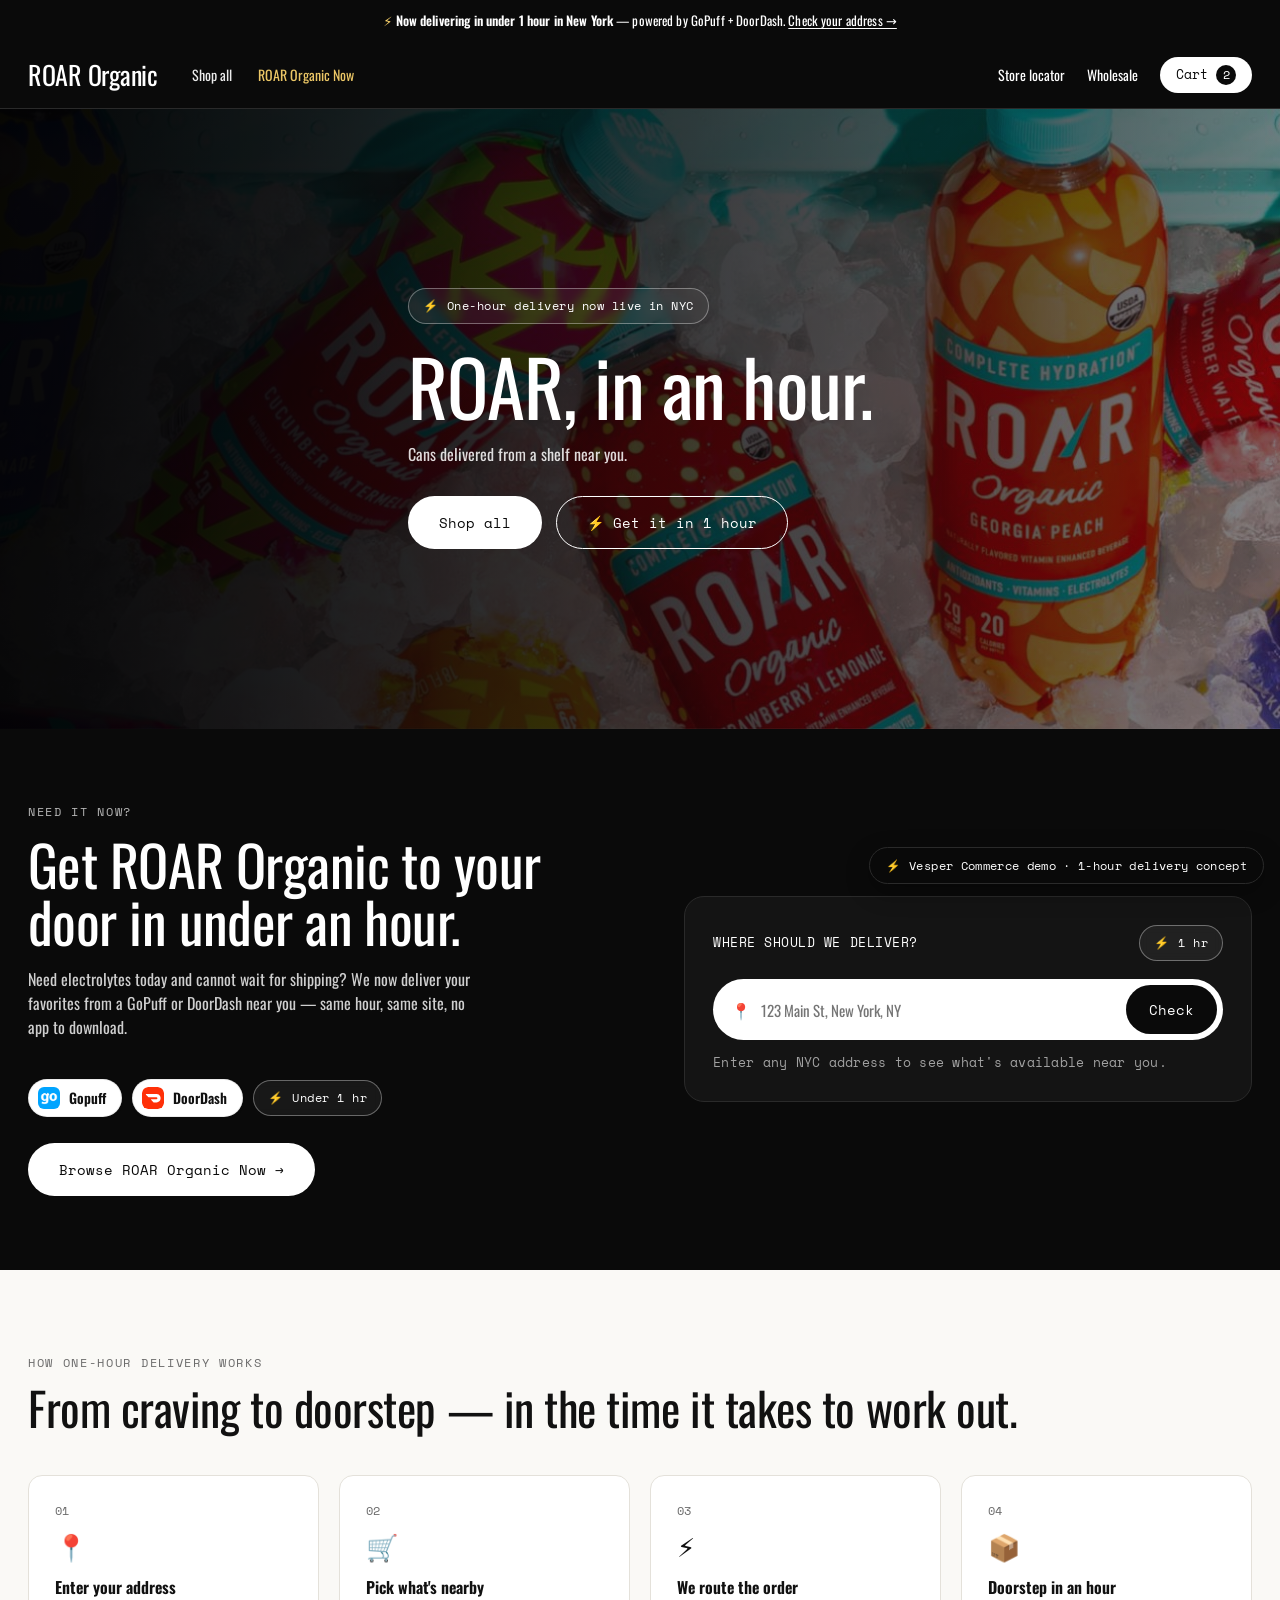
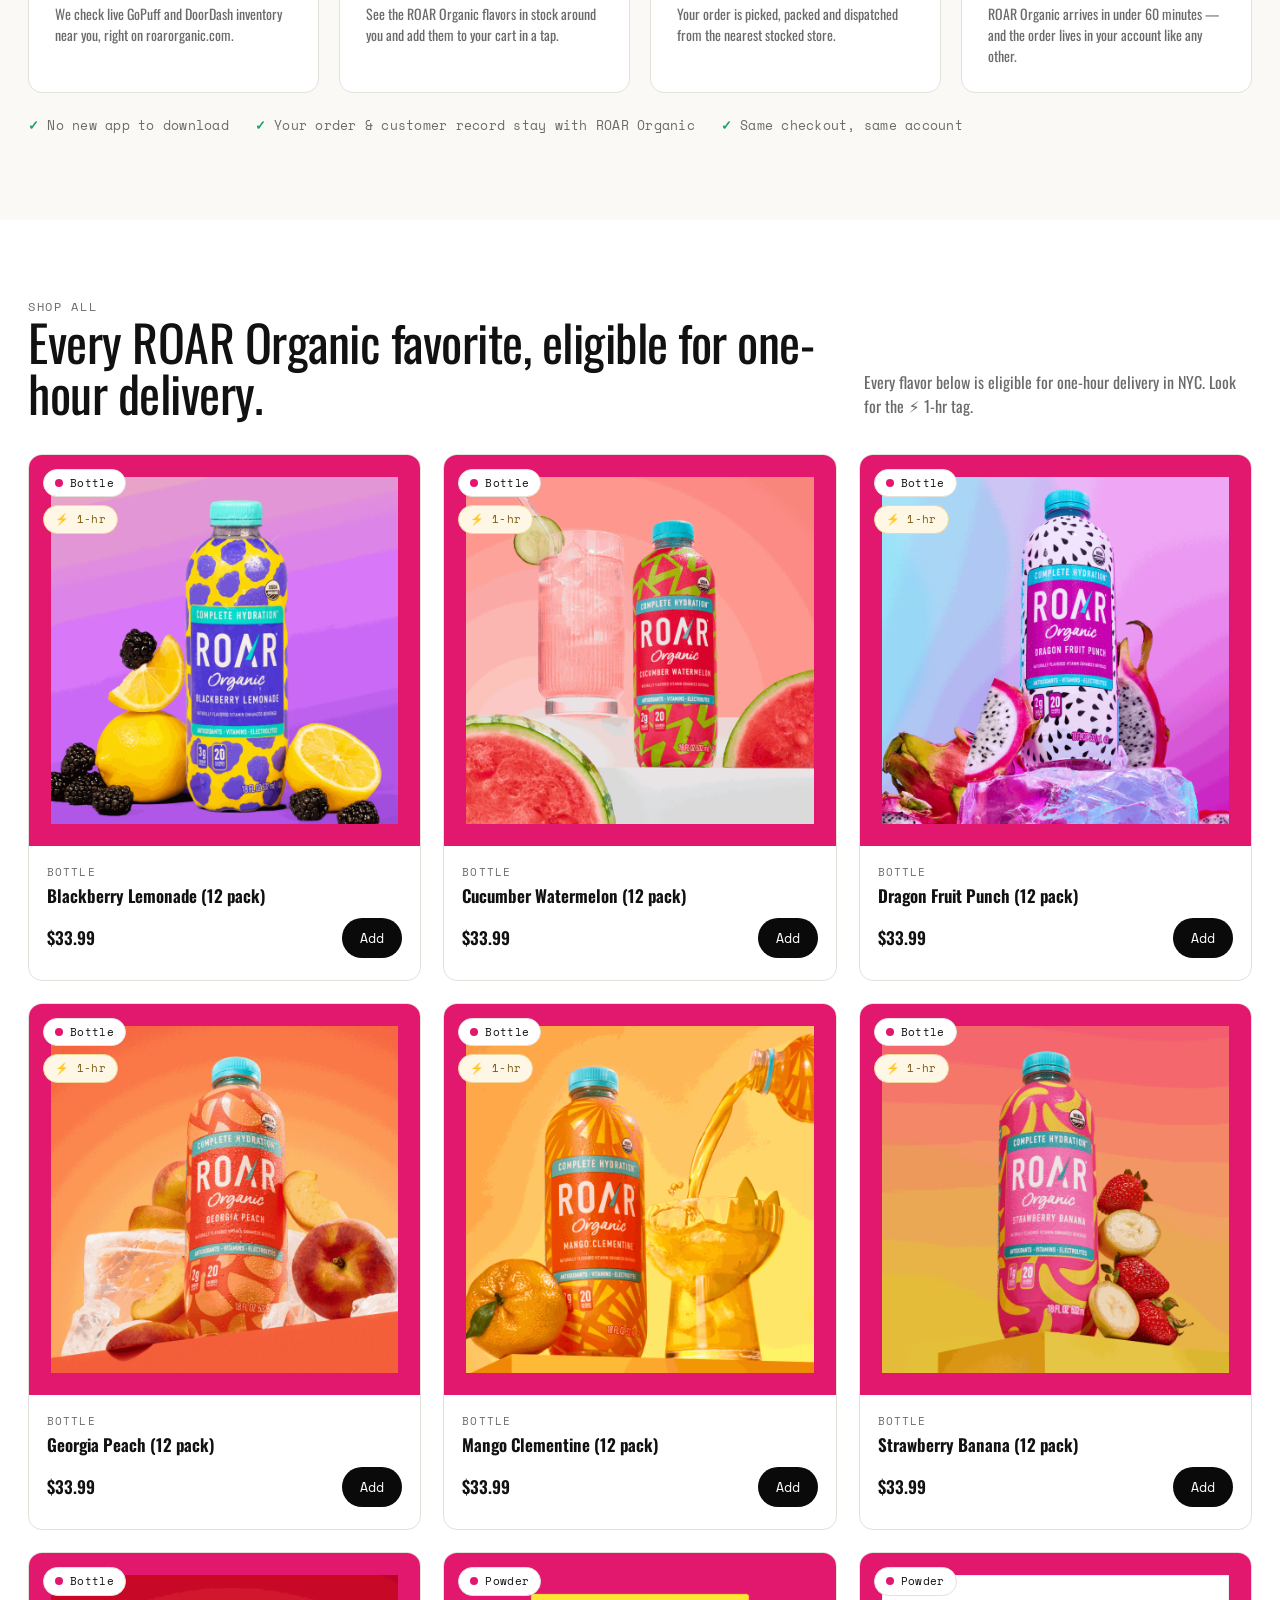
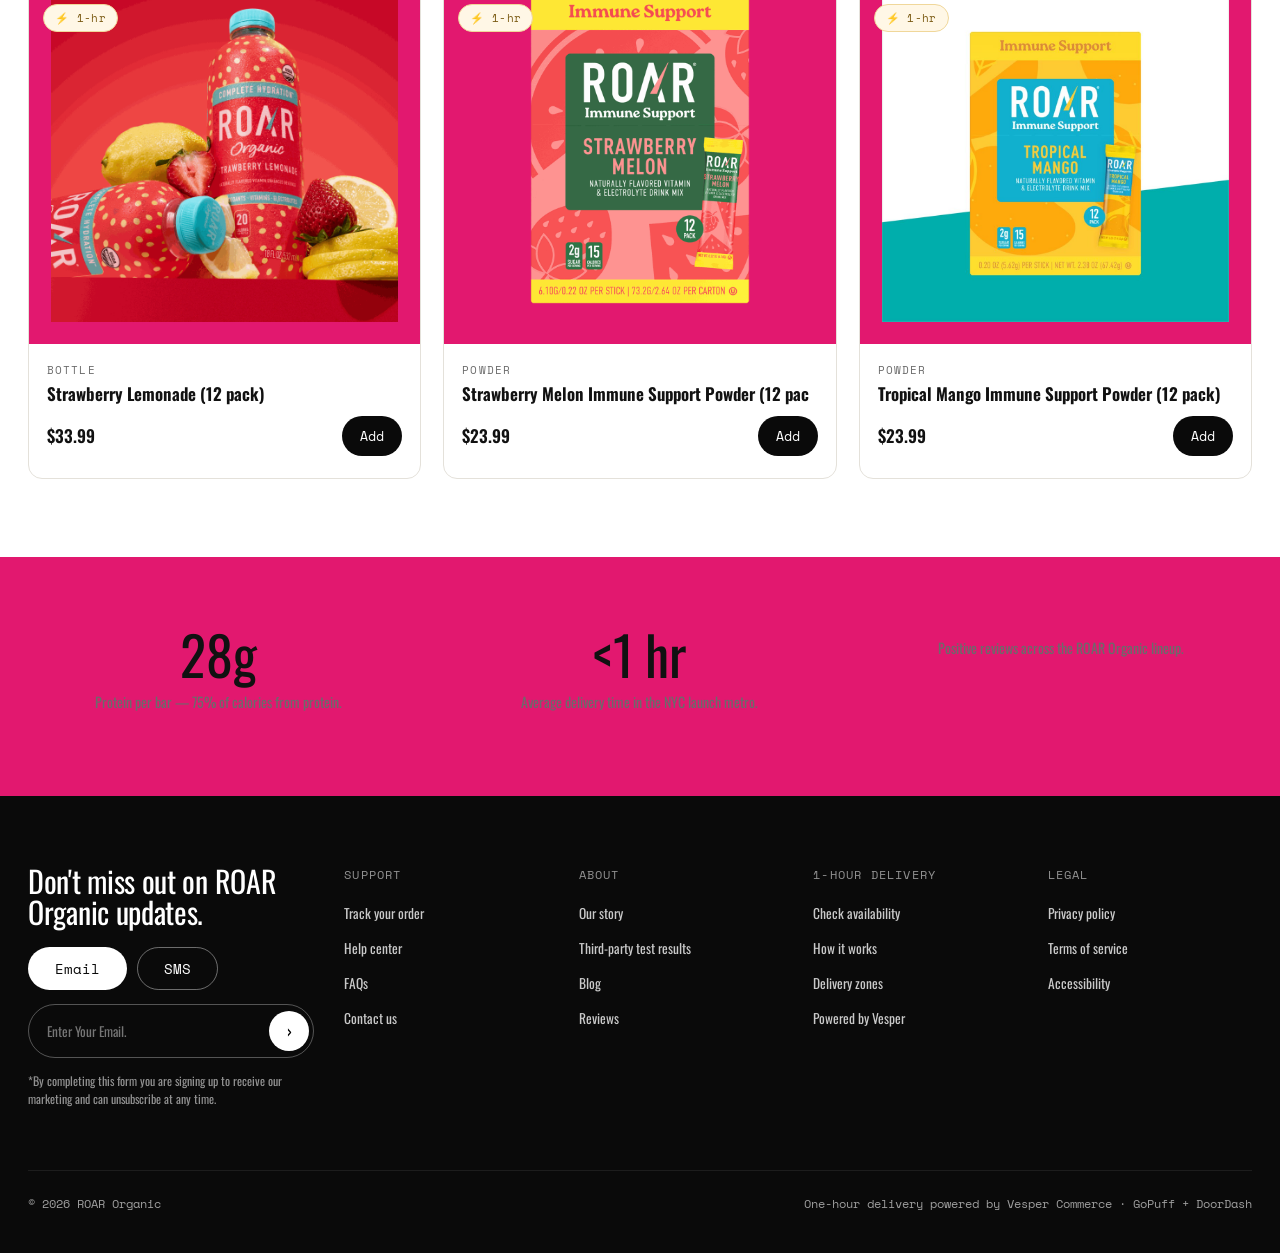
<file: index.html>
<!doctype html>
<html lang="en">
<head>
<meta charset="utf-8" />
<meta name="viewport" content="width=device-width, initial-scale=1" />
<title>ROAR Organic — now with one-hour delivery</title>
<meta name="description" content="ROAR Organic, delivered in about an hour via GoPuff and DoorDash." />
<link rel="preconnect" href="https://fonts.googleapis.com" />
<link rel="preconnect" href="https://fonts.gstatic.com" crossorigin />
<link href="https://fonts.googleapis.com/css2?family=Oswald&family=Oswald:wght@400;500;600;700&family=Space+Mono:wght@400;700&display=swap" rel="stylesheet" />
<link rel="stylesheet" href="styles.css" />
<link rel="icon" href="assets/p0.png" />
</head>
<body>

<!-- Announcement -->
<div class="announce">
  <span class="bolt">⚡</span> <b>Now delivering in under 1 hour in New York</b> — powered by GoPuff + DoorDash. <a href="#onehour">Check your address →</a>
</div>

<!-- Header -->
<header class="header">
  <nav class="nav">
    <a class="brand" href="index.html"><span class="wordmark">ROAR Organic</span></a>
    <div class="nav-links"><a href="#shop">Shop all</a>
      <a href="roarorganic-now.html" style="color:#ffd76e">ROAR Organic Now</a>
    </div>
    <div class="nav-right">
      <a class="hide-sm" href="#">Store locator</a>
      <a class="hide-sm" href="#">Wholesale</a>
      <button class="hamburger" onclick="openMenu()" aria-label="Open menu"><svg viewBox="0 0 24 24" fill="none" stroke="currentColor" stroke-width="2" stroke-linecap="round"><line x1="3" y1="6" x2="21" y2="6"/><line x1="3" y1="12" x2="21" y2="12"/><line x1="3" y1="18" x2="21" y2="18"/></svg></button>
      <a href="checkout.html" class="cart-pill" onclick="event.preventDefault();openCart()">Cart <span class="cart-count" id="cartCount">2</span></a>
    </div>
  </nav>
</header>

<!-- Hero -->
<section class="hero">
  <div class="hero-media" style="background-image:linear-gradient(105deg,rgba(10,12,20,.84) 0%,rgba(10,12,20,.58) 46%,rgba(10,12,20,.34) 100%),url('assets/hero.jpg');background-size:cover;background-position:center"></div>
  <div class="wrap hero-inner">
    <div class="delivery-badge" style="margin-bottom:22px"><span class="bolt">⚡</span> One-hour delivery now live in NYC</div>
    <h1 class="serif">ROAR, in an hour.</h1>
    <p class="sub">Cans delivered from a shelf near you.</p>
    <div class="hero-cta">
      <a href="#shop" class="btn btn-white">Shop all</a>
      <a href="#onehour" class="btn btn-outline" style="color:#fff">⚡ Get it in 1 hour</a>
    </div>
  </div>
</section>

<!-- ===== SIGNATURE 1-HOUR DELIVERY BAND ===== -->
<section class="delivery-band" id="onehour">
  <div class="wrap grid">
    <div>
      <div class="eyebrow" style="color:rgba(255,255,255,.7)">Need it now?</div>
      <h2 class="serif" style="margin-top:14px">Get ROAR Organic to your door in under an hour.</h2>
      <p class="lede">Need electrolytes today and cannot wait for shipping? We now deliver your favorites from a GoPuff or DoorDash near you — same hour, same site, no app to download.</p>
      <div class="retailer-chips" style="margin-top:24px">
        <span class="chip"><img class="logo" src="assets/gopuff-icon.png" alt="GoPuff" /> Gopuff</span>
        <span class="chip"><img class="logo" src="assets/doordash-icon.svg" alt="DoorDash" /> DoorDash</span>
        <span class="delivery-badge"><span class="bolt">⚡</span> Under 1 hr</span>
      </div>
      <div style="margin-top:26px">
        <a href="roarorganic-now.html" class="btn btn-white">Browse ROAR Organic Now →</a>
      </div>
    </div>

    <div class="addr-card">
      <div class="row-top">
        <div style="font-family:var(--mono);font-size:13px;letter-spacing:.04em">WHERE SHOULD WE DELIVER?</div>
        <div class="delivery-badge"><span class="bolt">⚡</span> 1 hr</div>
      </div>
      <div class="addr-field">
        <span aria-hidden="true">📍</span>
        <input id="addrInput" type="text" placeholder="123 Main St, New York, NY" />
        <button class="btn btn-dark" onclick="checkAvailability()">Check</button>
      </div>
      <div class="addr-note">Enter any NYC address to see what's available near you.</div>

      <div class="avail-result" id="availResult">
        <div class="avail-head"><span>✓</span> Available near you — delivered in under 1 hour</div>
        <div class="mini-prod">
          <img src="assets/p0.png" alt="" />
          <div class="info"><div class="name">Gold · Chocolate Chip Cookie Dough</div><div class="meta">4-bar pack · $13.99</div></div>
          <button class="mini-add" onclick="addToCart()">Add</button>
        </div>
        <div class="mini-prod">
          <img src="assets/p1.png" alt="" />
          <div class="info"><div class="name">Bronze · Cookie Dough Caramel</div><div class="meta">4-bar pack · $13.99</div></div>
          <button class="mini-add" onclick="addToCart()">Add</button>
        </div>
        <div class="mini-prod">
          <img src="assets/p0.png" alt="" />
          <div class="info"><div class="name">Gold · Single bar <span style="opacity:.6">(trial)</span></div><div class="meta">Single · $3.49</div></div>
          <button class="mini-add" onclick="addToCart()">Add</button>
        </div>
        <a href="checkout.html" class="btn btn-white btn-block" style="margin-top:16px">View cart · check out →</a>
      </div>
    </div>
  </div>
</section>

<!-- How it works -->
<section class="how">
  <div class="wrap">
    <div class="eyebrow">How one-hour delivery works</div>
    <h2 class="serif" style="font-size:clamp(30px,3.6vw,46px);margin-top:12px">From craving to doorstep — in the time it takes to work out.</h2>
    <div class="steps">
      <div class="step"><div class="num">01</div><div class="icon">📍</div><h3>Enter your address</h3><p>We check live GoPuff and DoorDash inventory near you, right on roarorganic.com.</p></div>
      <div class="step"><div class="num">02</div><div class="icon">🛒</div><h3>Pick what's nearby</h3><p>See the ROAR Organic flavors in stock around you and add them to your cart in a tap.</p></div>
      <div class="step"><div class="num">03</div><div class="icon">⚡</div><h3>We route the order</h3><p>Your order is picked, packed and dispatched from the nearest stocked store.</p></div>
      <div class="step"><div class="num">04</div><div class="icon">📦</div><h3>Doorstep in an hour</h3><p>ROAR Organic arrives in under 60 minutes — and the order lives in your account like any other.</p></div>
    </div>
    <div class="assurance">
      <span><span class="tick">✓</span> No new app to download</span>
      <span><span class="tick">✓</span> Your order &amp; customer record stay with ROAR Organic</span>
      <span><span class="tick">✓</span> Same checkout, same account</span>
    </div>
  </div>
</section>

<!-- Product grid -->
<section class="section" id="shop">
  <div class="wrap">
    <div class="section-head">
      <div>
        <div class="eyebrow">Shop all</div>
        <h2 class="serif">Every ROAR Organic favorite, eligible for one-hour delivery.</h2>
      </div>
      <p>Every flavor below is eligible for one-hour delivery in NYC. Look for the <span style="white-space:nowrap">⚡ 1-hr</span> tag.</p>
    </div>

    <div class="prod-grid" id="prodGrid">
      <!-- cards injected by app.js -->
    </div>
  </div>
</section>

<!-- Value strip -->
<section class="value-strip">
  <div class="wrap value-grid">
    <div><div class="big">28g</div><p>Protein per bar — 75% of calories from protein.</p></div>
    <div><div class="big">&lt;1 hr</div><p>Average delivery time in the NYC launch metro.</p></div>
    <div><div class="big"></div><p>Positive reviews across the ROAR Organic lineup.</p></div>
  </div>
</section>

<!-- Footer -->
<footer class="footer">
  <div class="wrap">
    <div class="top">
      <div class="updates">
        <h3 class="serif">Don't miss out on ROAR Organic updates.</h3>
        <div class="toggle">
          <button class="btn btn-white">Email</button>
          <button class="btn btn-outline" style="color:#fff">SMS</button>
        </div>
        <div class="subscribe"><input placeholder="Enter Your Email." /><button>›</button></div>
        <p style="font-size:12px;opacity:.55;margin-top:14px;max-width:320px">*By completing this form you are signing up to receive our marketing and can unsubscribe at any time.</p>
      </div>
      <div><div class="colhead">Support</div><ul><li><a href="#">Track your order</a></li><li><a href="#">Help center</a></li><li><a href="#">FAQs</a></li><li><a href="#">Contact us</a></li></ul></div>
      <div><div class="colhead">About</div><ul><li><a href="#">Our story</a></li><li><a href="#">Third-party test results</a></li><li><a href="#">Blog</a></li><li><a href="#">Reviews</a></li></ul></div>
      <div><div class="colhead">1-Hour Delivery</div><ul><li><a href="#onehour">Check availability</a></li><li><a href="#onehour">How it works</a></li><li><a href="#">Delivery zones</a></li><li><a href="#">Powered by Vesper</a></li></ul></div>
      <div><div class="colhead">Legal</div><ul><li><a href="#">Privacy policy</a></li><li><a href="#">Terms of service</a></li><li><a href="#">Accessibility</a></li></ul></div>
    </div>
    <div class="base"><span>© 2026 ROAR Organic</span><span>One-hour delivery powered by Vesper Commerce · GoPuff + DoorDash</span></div>
  </div>
</footer>

<div class="demo-ribbon"><span class="bolt">⚡</span> Vesper Commerce demo · 1-hour delivery concept</div>

<script src="app.js"></script>
</body>
</html>
</file>
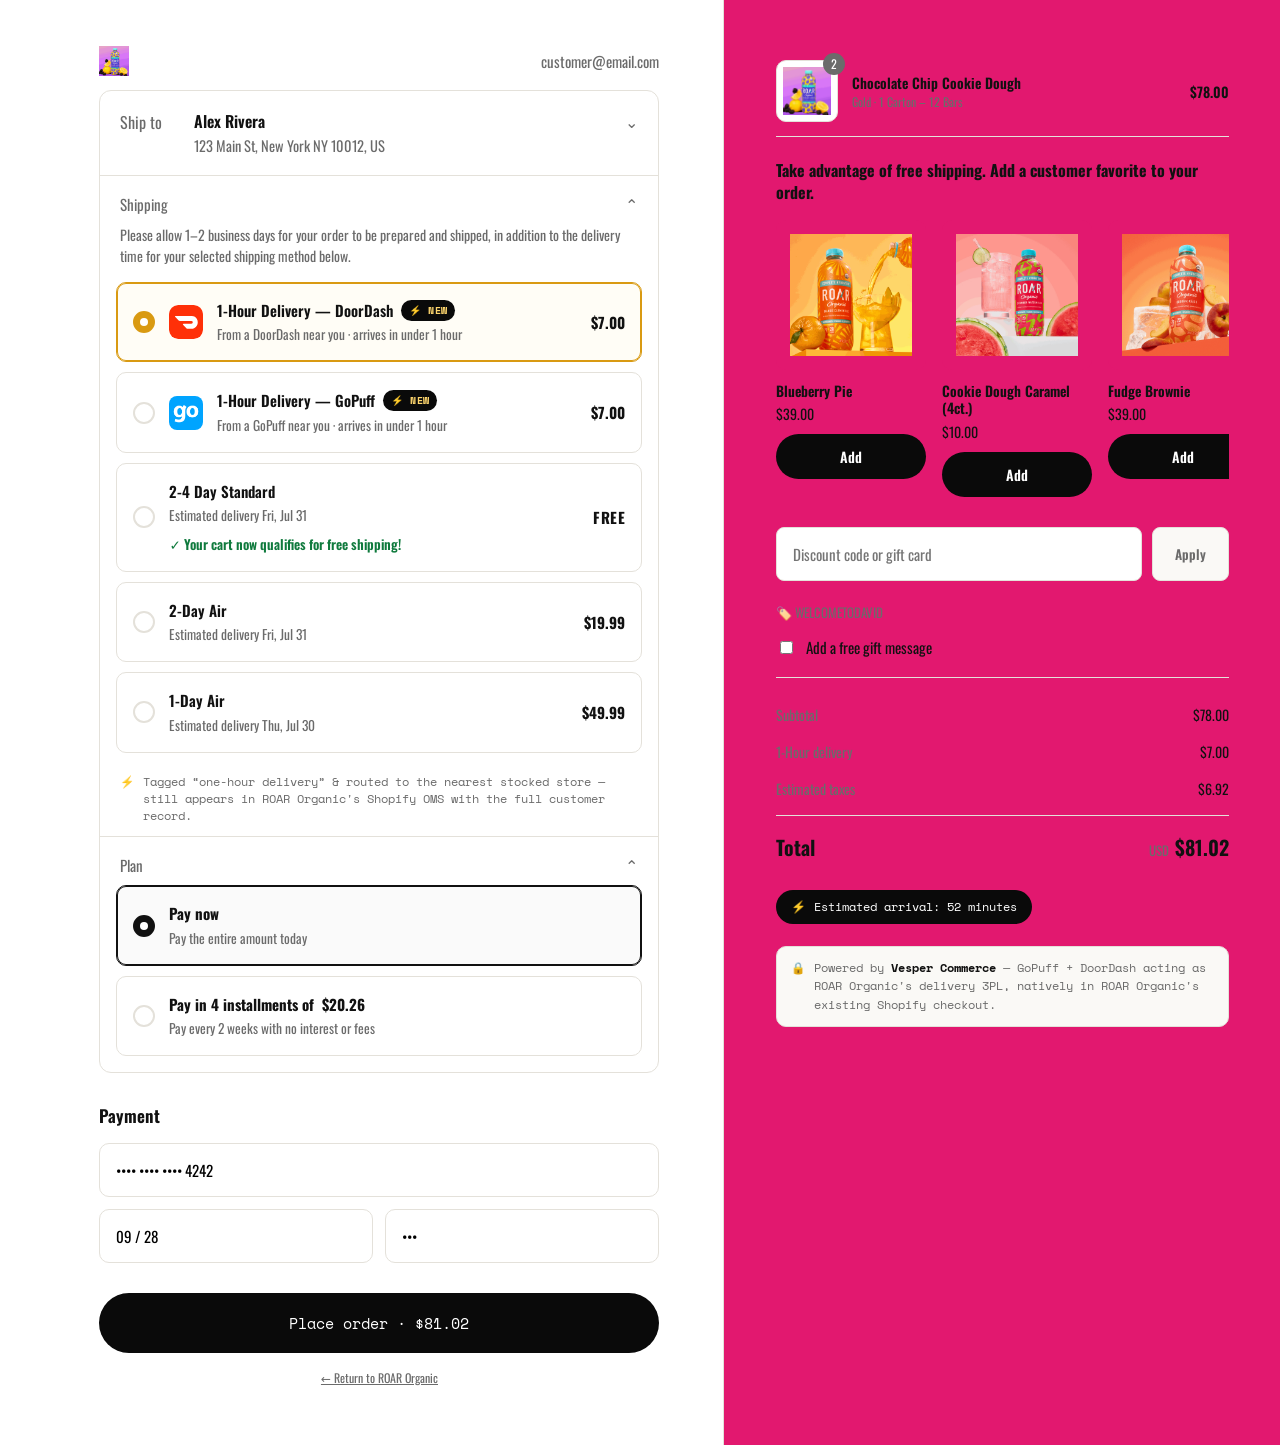
<file: checkout.html>
<!doctype html>
<html lang="en">
<head>
<meta charset="utf-8" />
<meta name="viewport" content="width=device-width, initial-scale=1" />
<title>Checkout | ROAR Organic</title>
<link rel="preconnect" href="https://fonts.googleapis.com" />
<link rel="preconnect" href="https://fonts.gstatic.com" crossorigin />
<link href="https://fonts.googleapis.com/css2?family=Oswald&family=Oswald:wght@400;500;600;700&family=Space+Mono:wght@400;700&display=swap" rel="stylesheet" />
<link rel="stylesheet" href="styles.css" />
<link rel="icon" href="assets/p0.png" />
</head>
<body>

<div class="checkout">
  <!-- LEFT -->
  <div class="co-left">
    <div class="inner">
      <div class="co-topbar">
        <a href="index.html" class="co-logo"><img src="assets/p0.png" alt="ROAR Organic" style="height:30px" /></a>
        <span class="email">customer@email.com</span>
      </div>

      <!-- Ship to -->
      <div class="co-card">
        <div class="ship-to">
          <span class="k">Ship to</span>
          <span class="v"><b>Alex Rivera</b><div>123 Main St, New York NY 10012, US</div></span>
          <span class="chev">⌄</span>
        </div>

        <!-- Shipping -->
        <div class="co-block">
          <div class="bh"><span class="t">Shipping</span><span class="chev" style="color:var(--gray)">⌃</span></div>
          <div class="note">Please allow 1–2 business days for your order to be prepared and shipped, in addition to the delivery time for your selected shipping method below.</div>
          <div class="opts" id="shipOpts">

            <!-- 1-hour delivery options (the Vesper addition) -->
            <label class="co-opt onehr selected" data-cost="7.00" data-label="1-Hour delivery" onclick="selectShip(this)">
              <span class="radio"></span>
              <span class="ret"><img src="assets/doordash-icon.svg" alt="DoorDash" /></span>
              <span class="body">
                <span class="n">1-Hour Delivery — DoorDash <span class="badge-1hr">⚡ NEW</span></span>
                <span class="d">From a DoorDash near you · arrives in under 1 hour</span>
              </span>
              <span class="amt">$7.00</span>
            </label>

            <label class="co-opt onehr" data-cost="7.00" data-label="1-Hour delivery" onclick="selectShip(this)">
              <span class="radio"></span>
              <span class="ret"><img src="assets/gopuff-icon.png" alt="GoPuff" /></span>
              <span class="body">
                <span class="n">1-Hour Delivery — GoPuff <span class="badge-1hr">⚡ NEW</span></span>
                <span class="d">From a GoPuff near you · arrives in under 1 hour</span>
              </span>
              <span class="amt">$7.00</span>
            </label>

            <!-- standard ROAR Organic shipping tiers -->
            <label class="co-opt" data-cost="0" data-label="2-4 Day Standard" onclick="selectShip(this)">
              <span class="radio"></span>
              <span class="body">
                <span class="n">2-4 Day Standard</span>
                <span class="d">Estimated delivery Fri, Jul 31</span>
                <span class="free-ok">✓ Your cart now qualifies for free shipping!</span>
              </span>
              <span class="amt free">FREE</span>
            </label>

            <label class="co-opt" data-cost="19.99" data-label="2-Day Air" onclick="selectShip(this)">
              <span class="radio"></span>
              <span class="body">
                <span class="n">2-Day Air</span>
                <span class="d">Estimated delivery Fri, Jul 31</span>
              </span>
              <span class="amt">$19.99</span>
            </label>

            <label class="co-opt" data-cost="49.99" data-label="1-Day Air" onclick="selectShip(this)">
              <span class="radio"></span>
              <span class="body">
                <span class="n">1-Day Air</span>
                <span class="d">Estimated delivery Thu, Jul 30</span>
              </span>
              <span class="amt">$49.99</span>
            </label>

          </div>
          <div class="note" id="routeNote" style="display:flex;gap:9px;color:var(--gray);font-family:var(--mono);font-size:11.5px">
            <span style="color:#d99a12">⚡</span>
            <span>Tagged “one-hour delivery” &amp; routed to the nearest stocked store — still appears in ROAR Organic's Shopify OMS with the full customer record.</span>
          </div>
        </div>

        <!-- Plan -->
        <div class="co-block co-plan">
          <div class="bh"><span class="t">Plan</span><span class="chev" style="color:var(--gray)">⌃</span></div>
          <div class="opts" id="planOpts">
            <label class="co-opt selected" onclick="selectPlan(this)">
              <span class="radio"></span>
              <span class="body"><span class="n">Pay now</span><span class="d">Pay the entire amount today</span></span>
            </label>
            <label class="co-opt" onclick="selectPlan(this)">
              <span class="radio"></span>
              <span class="body"><span class="n">Pay in 4 installments of <span id="instAmt">$22.98</span></span><span class="d">Pay every 2 weeks with no interest or fees</span></span>
            </label>
          </div>
        </div>
      </div>

      <!-- Payment -->
      <div class="co-section-title">Payment</div>
      <input class="co-field" placeholder="Card number" value="•••• •••• •••• 4242" />
      <div class="co-row">
        <input class="co-field" placeholder="Expiration (MM/YY)" value="09 / 28" />
        <input class="co-field" placeholder="Security code" value="•••" />
      </div>

      <button class="btn btn-dark btn-block btn-lg" id="placeBtn" style="margin-top:18px" onclick="placeOrder()">Place order · $91.92</button>
      <p style="font-size:12px;color:var(--gray);text-align:center;margin-top:16px"><a href="index.html" style="text-decoration:underline">← Return to ROAR Organic</a></p>
    </div>
  </div>

  <!-- RIGHT: order summary -->
  <div class="co-right">
    <div class="inner">
      <div class="os-item">
        <div class="im"><img src="assets/p0.png" alt="" /><span class="q">2</span></div>
        <div class="nm"><div class="t">Chocolate Chip Cookie Dough</div><div class="s">Gold · 1 Carton – 12 Bars</div></div>
        <div class="pr">$78.00</div>
      </div>

      <!-- upsell rail -->
      <div class="upsell-title">Take advantage of free shipping. Add a customer favorite to your order.</div>
      <div class="upsell-rail">
        <div class="upsell-card"><div class="im"><img src="assets/p4.png" alt="" /></div><div class="nm">Blueberry Pie</div><div class="pr">$39.00</div><button class="add" onclick="addToCart()">Add</button></div>
        <div class="upsell-card"><div class="im"><img src="assets/p1.png" alt="" /></div><div class="nm">Cookie Dough Caramel (4ct.)</div><div class="pr">$10.00</div><button class="add" onclick="addToCart()">Add</button></div>
        <div class="upsell-card"><div class="im"><img src="assets/p3.png" alt="" /></div><div class="nm">Fudge Brownie</div><div class="pr">$39.00</div><button class="add" onclick="addToCart()">Add</button></div>
        <div class="upsell-card"><div class="im"><img src="assets/p2.png" alt="" /></div><div class="nm">PB Chocolate Chunk</div><div class="pr">$39.00</div><button class="add" onclick="addToCart()">Add</button></div>
      </div>

      <!-- discount -->
      <div class="co-discount">
        <input placeholder="Discount code or gift card" />
        <button>Apply</button>
      </div>
      <div class="co-discount-tag">🏷️ WELCOMETODAVID</div>
      <div class="co-gift"><input type="checkbox" /> Add a free gift message</div>

      <!-- totals -->
      <div class="os-line"><span class="muted">Subtotal</span><span>$78.00</span></div>
      <div class="os-line"><span class="muted" id="sumShipLabel">1-Hour delivery</span><span id="sumShip">$7.00</span></div>
      <div class="os-line"><span class="muted">Estimated taxes</span><span>$6.92</span></div>
      <div class="os-line total"><span>Total</span><span><span style="font-size:13px;color:var(--gray);font-weight:400;margin-right:6px">USD</span><span id="sumTotal">$91.92</span></span></div>

      <div class="eta-badge" style="margin-top:20px"><span class="bolt">⚡</span> Estimated arrival: 52 minutes</div>
      <div class="co-note" style="margin-top:8px;border-style:solid"><span>🔒</span> <span>Powered by <b>Vesper Commerce</b> — GoPuff + DoorDash acting as ROAR Organic's delivery 3PL, natively in ROAR Organic's existing Shopify checkout.</span></div>
    </div>
  </div>
</div>

<script src="app.js"></script>
</body>
</html>
</file>
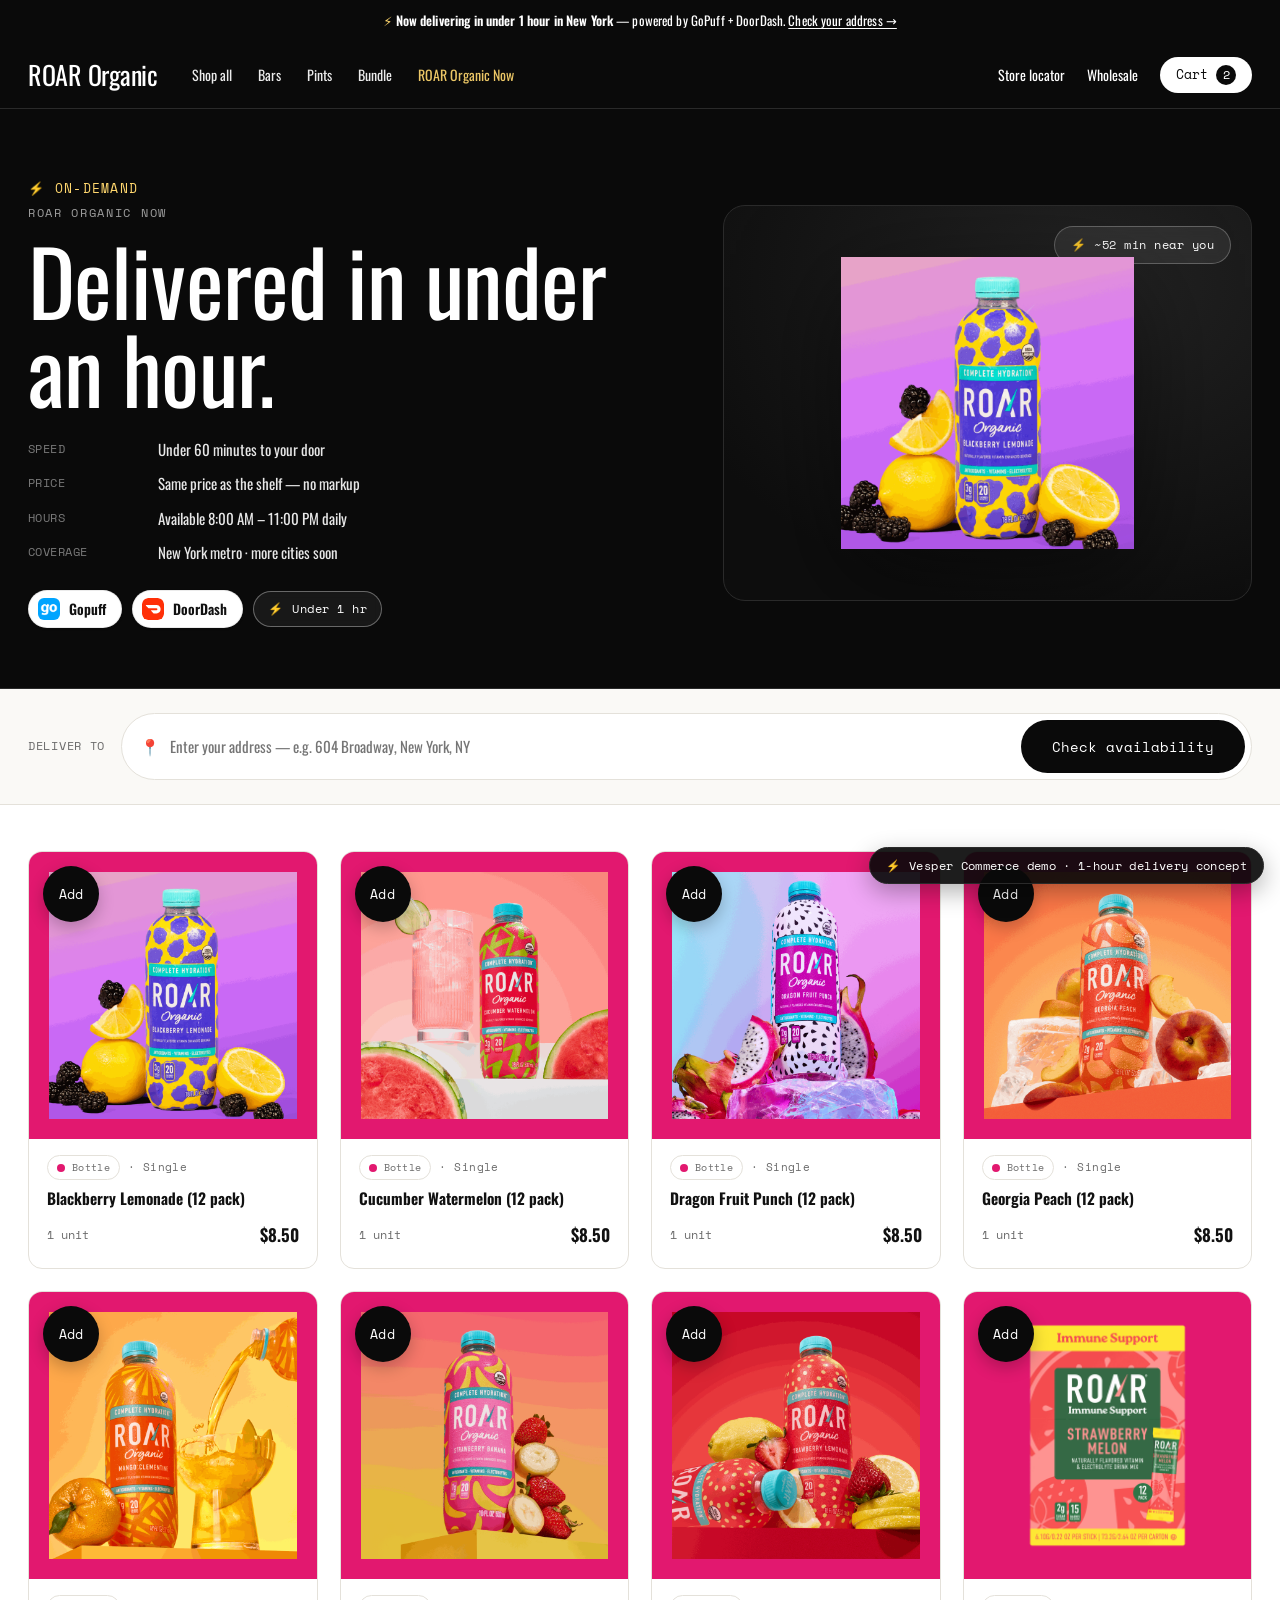
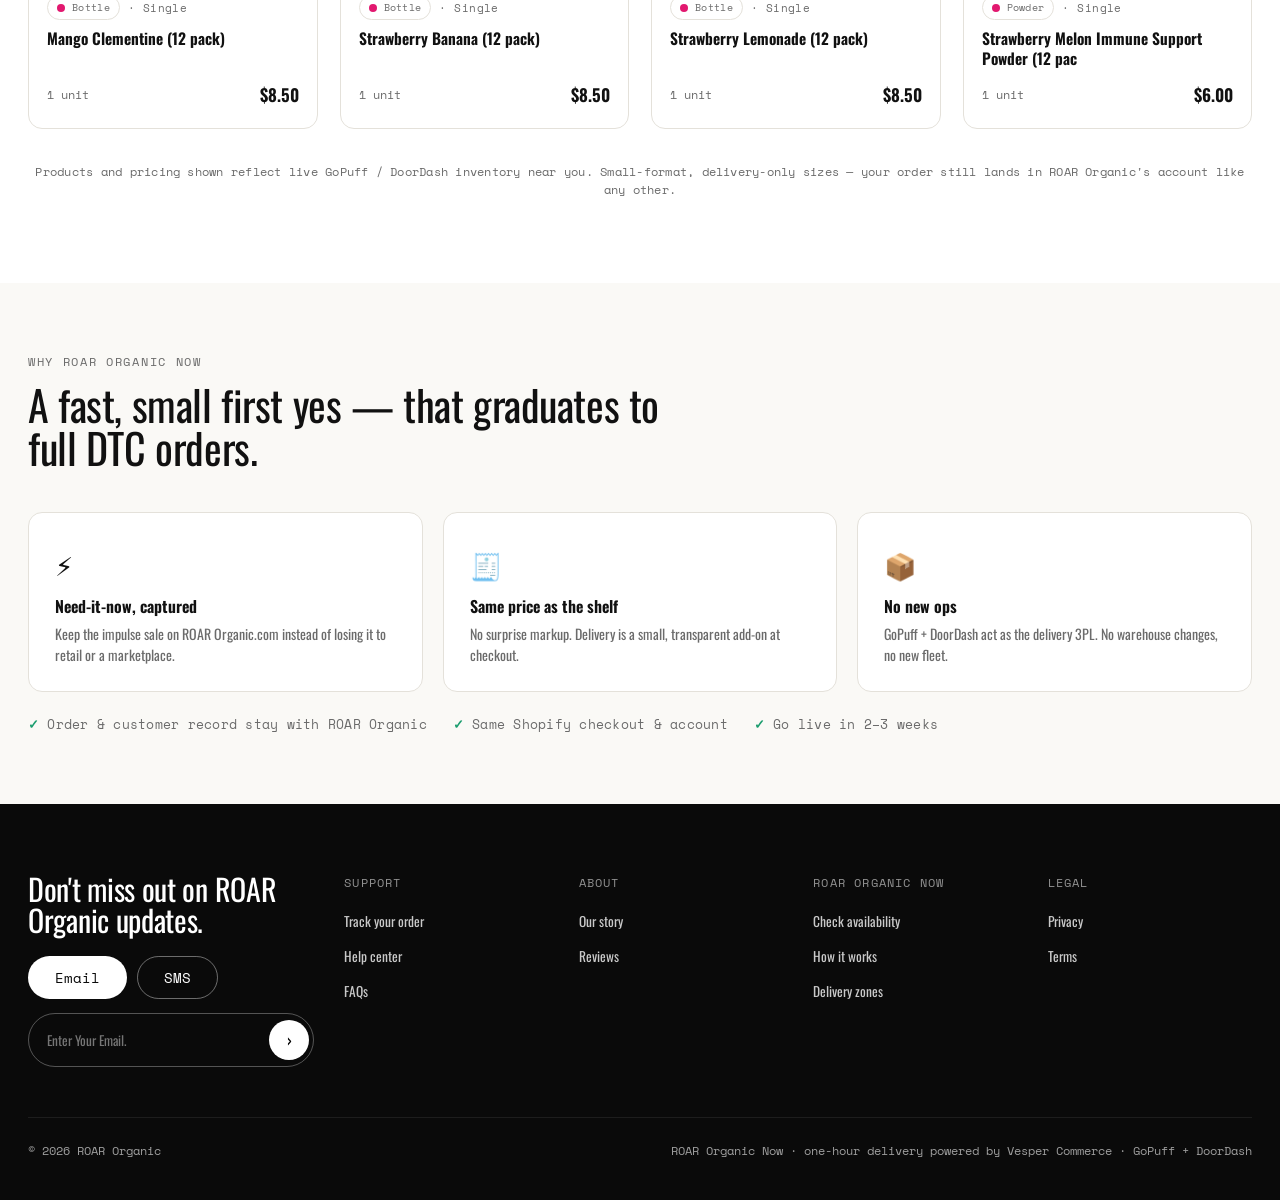
<file: roarorganic-now.html>
<!doctype html>
<html lang="en">
<head>
<meta charset="utf-8" />
<meta name="viewport" content="width=device-width, initial-scale=1" />
<title>ROAR Organic Now — Delivered in under an hour | ROAR Organic</title>
<meta name="description" content="ROAR Organic Now: your favorite bars delivered in under an hour, at the same price as the shelf. Powered by GoPuff + DoorDash." />
<link rel="preconnect" href="https://fonts.googleapis.com" />
<link rel="preconnect" href="https://fonts.gstatic.com" crossorigin />
<link href="https://fonts.googleapis.com/css2?family=Oswald&family=Oswald:wght@400;500;600;700&family=Space+Mono:wght@400;700&display=swap" rel="stylesheet" />
<link rel="stylesheet" href="styles.css" />
<link rel="icon" href="assets/p0.png" />
</head>
<body>

<div class="announce">
  <span class="bolt">⚡</span> <b>Now delivering in under 1 hour in New York</b> — powered by GoPuff + DoorDash. <a href="#now">Check your address →</a>
</div>

<header class="header">
  <nav class="nav">
    <a class="brand" href="index.html"><span class="wordmark">ROAR Organic</span></a>
    <div class="nav-links">
      <a href="index.html#shop">Shop all</a>
      <a href="index.html#shop">Bars</a>
      <a href="index.html#shop">Pints</a>
      <a href="index.html#shop">Bundle</a>
      <a href="roarorganic-now.html" style="color:#ffd76e">ROAR Organic Now</a>
    </div>
    <div class="nav-right">
      <a class="hide-sm" href="#">Store locator</a>
      <a class="hide-sm" href="#">Wholesale</a>
      <button class="hamburger" onclick="openMenu()" aria-label="Open menu"><svg viewBox="0 0 24 24" fill="none" stroke="currentColor" stroke-width="2" stroke-linecap="round"><line x1="3" y1="6" x2="21" y2="6"/><line x1="3" y1="12" x2="21" y2="12"/><line x1="3" y1="18" x2="21" y2="18"/></svg></button>
      <a href="checkout.html" class="cart-pill" onclick="event.preventDefault();openCart()">Cart <span class="cart-count" id="cartCount">2</span></a>
    </div>
  </nav>
</header>

<!-- HERO -->
<section class="now-hero" id="now">
  <div class="wrap grid">
    <div>
      <div class="kick">⚡ On-demand</div>
      <div class="eyebrow">ROAR Organic Now</div>
      <h1 class="serif">Delivered in under an hour.</h1>
      <div class="facts">
        <div><span class="k">Speed</span> Under 60 minutes to your door</div>
        <div><span class="k">Price</span> Same price as the shelf — no markup</div>
        <div><span class="k">Hours</span> Available 8:00 AM – 11:00 PM daily</div>
        <div><span class="k">Coverage</span> New York metro · more cities soon</div>
      </div>
      <div class="chips-row retailer-chips">
        <span class="chip"><img class="logo" src="assets/gopuff-icon.png" alt="GoPuff" /> Gopuff</span>
        <span class="chip"><img class="logo" src="assets/doordash-icon.svg" alt="DoorDash" /> DoorDash</span>
        <span class="delivery-badge"><span class="bolt">⚡</span> Under 1 hr</span>
      </div>
    </div>
    <div class="now-visual">
      <div class="float-badge"><span class="bolt">⚡</span> ~52 min near you</div>
      <img src="assets/p0.png" alt="ROAR Organic bar available on demand" />
    </div>
  </div>
</section>

<!-- ADDRESS BAR -->
<div class="now-addrbar">
  <div class="wrap inner">
    <span class="lbl">Deliver to</span>
    <div class="field">
      <span aria-hidden="true">📍</span>
      <input id="nowAddr" type="text" placeholder="Enter your address — e.g. 604 Broadway, New York, NY" />
      <button class="btn btn-dark" onclick="nowCheck()">Check availability</button>
    </div>
    <span class="now-addr-state" id="nowAddrState"><span>✓</span> In your zone · delivered in ~52 min</span>
  </div>
</div>

<!-- GRID -->
<section class="now-section">
  <div class="wrap">
    <div class="now-gridwrap show" id="nowGridWrap">
      <div class="now-grid" id="nowGrid"><!-- injected by app.js --></div>
      <div class="now-disclaimer">
        Products and pricing shown reflect live GoPuff / DoorDash inventory near you. Small-format, delivery-only sizes — your order still lands in ROAR Organic's account like any other.
      </div>
    </div>
  </div>
</section>

<!-- reassurance band -->
<section class="how" style="padding:70px 0">
  <div class="wrap">
    <div class="eyebrow">Why ROAR Organic Now</div>
    <h2 class="serif" style="font-size:clamp(28px,3.4vw,42px);margin-top:12px;max-width:640px">A fast, small first yes — that graduates to full DTC orders.</h2>
    <div class="steps now-steps-3">
      <div class="step"><div class="icon">⚡</div><h3>Need-it-now, captured</h3><p>Keep the impulse sale on ROAR Organic.com instead of losing it to retail or a marketplace.</p></div>
      <div class="step"><div class="icon">🧾</div><h3>Same price as the shelf</h3><p>No surprise markup. Delivery is a small, transparent add-on at checkout.</p></div>
      <div class="step"><div class="icon">📦</div><h3>No new ops</h3><p>GoPuff + DoorDash act as the delivery 3PL. No warehouse changes, no new fleet.</p></div>
    </div>
    <div class="assurance">
      <span><span class="tick">✓</span> Order &amp; customer record stay with ROAR Organic</span>
      <span><span class="tick">✓</span> Same Shopify checkout &amp; account</span>
      <span><span class="tick">✓</span> Go live in 2–3 weeks</span>
    </div>
  </div>
</section>

<footer class="footer">
  <div class="wrap">
    <div class="top">
      <div class="updates">
        <h3 class="serif">Don't miss out on ROAR Organic updates.</h3>
        <div class="toggle"><button class="btn btn-white">Email</button><button class="btn btn-outline" style="color:#fff">SMS</button></div>
        <div class="subscribe"><input placeholder="Enter Your Email." /><button>›</button></div>
      </div>
      <div><div class="colhead">Support</div><ul><li><a href="#">Track your order</a></li><li><a href="#">Help center</a></li><li><a href="#">FAQs</a></li></ul></div>
      <div><div class="colhead">About</div><ul><li><a href="#">Our story</a></li><li><a href="#">Reviews</a></li></ul></div>
      <div><div class="colhead">ROAR Organic Now</div><ul><li><a href="roarorganic-now.html">Check availability</a></li><li><a href="index.html#onehour">How it works</a></li><li><a href="#">Delivery zones</a></li></ul></div>
      <div><div class="colhead">Legal</div><ul><li><a href="#">Privacy</a></li><li><a href="#">Terms</a></li></ul></div>
    </div>
    <div class="base"><span>© 2026 ROAR Organic</span><span>ROAR Organic Now · one-hour delivery powered by Vesper Commerce · GoPuff + DoorDash</span></div>
  </div>
</footer>

<div class="demo-ribbon"><span class="bolt">⚡</span> Vesper Commerce demo · 1-hour delivery concept</div>

<script src="app.js"></script>
</body>
</html>
</file>
<file: styles.css>
/* ============================================================
   ROAR Organic × Vesper Commerce — 1-Hour Delivery Mockup
   Design system replicating roarorganic.com
   Fonts: Instrument Serif (display) + Inter (body/Suisse substitute)
   ============================================================ */

:root {
  --black: #0a0a0a;
  --ink: #111111;
  --white: #ffffff;
  --offwhite: #e2186f;      /* product panel bg */
  --paper: #faf9f6;
  --line: #e4e1da;
  --line-dark: #2a2a2a;
  --gray: #6b6b6b;
  --gray-2: #8a8a8a;
  --gold: #e2186f;          /* brand accent */
  --gopuff: #009f8f;        /* GoPuff teal */
  --doordash: #eb1700;      /* DoorDash red */
  --radius-pill: 999px;
  --radius: 14px;
  --serif: "Oswald", Georgia, serif;
  --sans: "Oswald", -apple-system, system-ui, sans-serif;
  --mono: "Space Mono", ui-monospace, "SFMono-Regular", monospace;
  --maxw: 1280px;
}

* { box-sizing: border-box; }

html { scroll-behavior: smooth; }

body {
  margin: 0;
  font-family: var(--sans);
  color: var(--ink);
  background: var(--white);
  -webkit-font-smoothing: antialiased;
  line-height: 1.5;
}

img { max-width: 100%; display: block; }
a { color: inherit; text-decoration: none; }
button { font-family: inherit; cursor: pointer; }

h1, h2, h3, .serif {
  font-family: var(--serif);
  font-weight: 400;
  letter-spacing: -0.01em;
  line-height: 1.02;
  margin: 0;
}

.wrap { max-width: var(--maxw); margin: 0 auto; padding: 0 28px; }

/* ---------- Announcement bar ---------- */
.announce {
  background: var(--black);
  color: var(--white);
  font-size: 13px;
  letter-spacing: 0.01em;
  text-align: center;
  padding: 11px 16px;
  position: relative;
  z-index: 60;
}
.announce b { font-weight: 600; }
.announce .bolt { color: #ffd76e; }
.announce a { text-decoration: underline; text-underline-offset: 2px; }

/* ---------- Header / nav ---------- */
.header {
  background: var(--black);
  color: var(--white);
  position: sticky;
  top: 0;
  z-index: 50;
  border-bottom: 1px solid var(--line-dark);
}
.header.light {
  background: var(--white);
  color: var(--ink);
  border-bottom: 1px solid var(--line);
}
.nav {
  display: flex;
  align-items: center;
  gap: 34px;
  height: 66px;
  max-width: var(--maxw);
  margin: 0 auto;
  padding: 0 28px;
}
.brand img { height: 26px; width: auto; }
.nav-links { display: flex; gap: 26px; font-size: 14px; }
.nav-links a { opacity: 0.92; }
.nav-links a:hover { opacity: 1; }
.nav-right { margin-left: auto; display: flex; align-items: center; gap: 22px; font-size: 14px; }
.nav-right .ico { width: 20px; height: 20px; opacity: 0.9; }
.cart-pill {
  background: var(--white);
  color: var(--black);
  border-radius: var(--radius-pill);
  padding: 8px 16px;
  font-family: var(--mono);
  font-size: 13px;
  display: inline-flex;
  gap: 8px;
  align-items: center;
  border: none;
}
.header.light .cart-pill { background: var(--black); color: var(--white); }
.cart-count {
  background: var(--black); color: var(--white);
  border-radius: var(--radius-pill);
  min-width: 20px; height: 20px; padding: 0 5px;
  display: inline-flex; align-items: center; justify-content: center;
  font-size: 12px;
}
.header.light .cart-count { background: var(--white); color: var(--black); }

/* ---------- Hamburger + mobile menu ---------- */
.hamburger {
  display: none; width: 40px; height: 40px; align-items: center; justify-content: center;
  background: transparent; border: 0; color: inherit; padding: 0;
}
.hamburger svg { width: 24px; height: 24px; }

.menu-overlay { position: fixed; inset: 0; background: rgba(0,0,0,.45); z-index: 110; opacity: 0; visibility: hidden; transition: opacity .3s ease, visibility .3s ease; }
.menu-overlay.open { opacity: 1; visibility: visible; }
.mobile-menu {
  position: fixed; top: 0; left: 0; height: 100%; width: 320px; max-width: 86vw;
  background: var(--black); color: #fff; z-index: 111;
  transform: translateX(-100%); transition: transform .32s cubic-bezier(.4,0,.2,1);
  display: flex; flex-direction: column;
}
.mobile-menu.open { transform: translateX(0); }
.mm-head { display: flex; align-items: center; justify-content: space-between; padding: 20px 22px; border-bottom: 1px solid var(--line-dark); }
.mm-head img { height: 24px; width: auto; }
.mm-close { background: transparent; border: 1px solid var(--line-dark); border-radius: 8px; color: #fff; font-size: 16px; width: 40px; height: 40px; display: flex; align-items: center; justify-content: center; }
.mm-links { display: flex; flex-direction: column; padding: 16px 0 6px; }
.mm-links a { font-family: var(--serif); font-size: 27px; line-height: 1; padding: 13px 24px; color: #fff; letter-spacing: -.01em; }
.mm-links a.active { color: #ffd76e; }
.mm-sub { margin-top: auto; border-top: 1px solid var(--line-dark); padding: 18px 24px; display: flex; flex-direction: column; gap: 14px; }
.mm-sub a { font-family: var(--sans); font-size: 14px; color: rgba(255,255,255,.8); }
.mm-cta { margin: 6px 24px 26px; }

@media (max-width: 620px) { .hamburger { display: inline-flex; } }

/* ---------- Buttons ---------- */
.btn {
  display: inline-flex; align-items: center; justify-content: center; gap: 10px;
  font-family: var(--mono);
  font-size: 14px;
  border-radius: var(--radius-pill);
  padding: 15px 30px;
  border: 1px solid transparent;
  transition: transform .08s ease, opacity .15s ease, background .15s ease;
  white-space: nowrap;
}
.btn:active { transform: translateY(1px); }
.btn-white { background: var(--white); color: var(--black); }
.btn-white:hover { opacity: .88; }
.btn-dark { background: var(--black); color: var(--white); }
.btn-dark:hover { opacity: .9; }
.btn-outline { background: transparent; border-color: currentColor; }
.btn-block { width: 100%; }
.btn-lg { padding: 18px 34px; font-size: 15px; }

/* ---------- Hero ---------- */
.hero {
  position: relative;
  background: var(--black);
  color: var(--white);
  min-height: 620px;
  display: flex;
  align-items: center;
  overflow: hidden;
}
.hero-media {
  position: absolute; inset: 0;
  background-size: cover;
  background-position: center;
  opacity: 0.92;
}
.hero-media::after {
  content: "";
  position: absolute; inset: 0;
  background: linear-gradient(90deg, rgba(0,0,0,.85) 0%, rgba(0,0,0,.55) 40%, rgba(0,0,0,.15) 100%);
}
.hero-inner { position: relative; z-index: 2; padding: 60px 0; }
.hero h1 { font-size: clamp(46px, 6vw, 82px); max-width: 640px; }
.hero .sub { margin-top: 18px; font-size: 16px; opacity: .85; max-width: 420px; }
.hero-cta { margin-top: 30px; display: flex; gap: 14px; flex-wrap: wrap; }

/* eyebrow / labels */
.eyebrow {
  font-family: var(--mono);
  font-size: 12px;
  letter-spacing: 0.14em;
  text-transform: uppercase;
  color: var(--gray);
}
.hero .eyebrow { color: rgba(255,255,255,.7); }

/* ---------- 1-hour delivery pieces ---------- */
.delivery-badge {
  display: inline-flex; align-items: center; gap: 9px;
  font-family: var(--mono);
  font-size: 12px;
  letter-spacing: 0.04em;
  padding: 8px 14px;
  border-radius: var(--radius-pill);
  border: 1px solid rgba(255,255,255,.35);
  background: rgba(255,255,255,.06);
  backdrop-filter: blur(4px);
}
.delivery-badge .bolt { color: #ffd76e; }
.header.light .delivery-badge, .on-light .delivery-badge {
  border-color: var(--line); background: var(--paper); color: var(--ink);
}

.retailer-chips { display: inline-flex; gap: 10px; align-items: center; flex-wrap: wrap; }
.chip {
  display: inline-flex; align-items: center; gap: 9px;
  font-family: var(--sans); font-size: 14px; font-weight: 600;
  border-radius: var(--radius-pill);
  padding: 7px 15px 7px 9px;
  background: var(--white); color: var(--ink);
  border: 1px solid rgba(0,0,0,.08);
  box-shadow: 0 1px 3px rgba(0,0,0,.08);
  letter-spacing: 0;
  line-height: 1;
}
.chip .logo { width: 22px; height: 22px; border-radius: 6px; object-fit: contain; flex: none; display: block; }
.chip-outline {
  background: transparent; color: inherit;
  border: 1px solid rgba(128,128,128,.4);
}

/* The signature 1-hour delivery band */
.delivery-band {
  background: var(--black);
  color: var(--white);
  padding: 74px 0;
}
.delivery-band .grid {
  display: grid; grid-template-columns: 1.05fr 1fr; gap: 60px; align-items: center;
}
.delivery-band h2 { font-size: clamp(34px, 4.4vw, 56px); max-width: 520px; }
.delivery-band .lede { margin-top: 18px; font-size: 16px; opacity: .8; max-width: 460px; }

.addr-card {
  background: #141414;
  border: 1px solid var(--line-dark);
  border-radius: 20px;
  padding: 28px;
}
.addr-card .row-top {
  display: flex; align-items: center; justify-content: space-between; margin-bottom: 18px;
}
.addr-field {
  display: flex; gap: 10px; align-items: center;
  background: var(--white); color: var(--ink);
  border-radius: var(--radius-pill);
  padding: 6px 6px 6px 18px;
}
.addr-field input {
  border: 0; outline: 0; flex: 1; min-width: 0; font-family: var(--sans); font-size: 15px; background: transparent;
  padding: 12px 0;
}
.addr-field .btn { padding: 13px 22px; }
.addr-note { margin-top: 14px; font-size: 12.5px; opacity: .6; font-family: var(--mono); letter-spacing: .02em; }

/* availability result (hidden until "check") */
.avail-result { display: none; margin-top: 22px; }
.avail-result.show { display: block; animation: fade .3s ease; }
@keyframes fade { from { opacity: 0; transform: translateY(6px);} to {opacity:1; transform:none;} }
.avail-head {
  display: flex; align-items: center; gap: 10px;
  font-family: var(--mono); font-size: 13px; letter-spacing: .04em;
  color: #7ee0c0; margin-bottom: 14px;
}
.mini-prod {
  display: flex; align-items: center; gap: 14px;
  padding: 12px 0; border-top: 1px solid var(--line-dark);
}
.mini-prod img { width: 52px; height: 52px; object-fit: contain; background: #1e1e1e; border-radius: 10px; padding: 4px; }
.mini-prod .info { flex: 1; }
.mini-prod .info .name { font-size: 14px; font-weight: 600; }
.mini-prod .info .meta { font-size: 12px; opacity: .6; }
.mini-add {
  background: var(--white); color: var(--black); border: 0;
  border-radius: var(--radius-pill); padding: 8px 16px;
  font-family: var(--mono); font-size: 12px;
}

/* ---------- How it works ---------- */
.how { padding: 84px 0; background: var(--paper); }
.how .steps { display: grid; grid-template-columns: repeat(4, 1fr); gap: 20px; margin-top: 44px; }
.step {
  background: var(--white); border: 1px solid var(--line);
  border-radius: var(--radius); padding: 26px;
}
.step .num { font-family: var(--mono); font-size: 12px; color: var(--gray); }
.step .icon { font-size: 26px; margin: 6px 0 14px; }
.step h3 { font-family: var(--sans); font-weight: 650; font-size: 16px; letter-spacing: 0; }
.step p { color: var(--gray); font-size: 14px; margin: 8px 0 0; }
.how .assurance {
  margin-top: 24px; display: flex; gap: 26px; flex-wrap: wrap;
  font-family: var(--mono); font-size: 12.5px; color: var(--gray); letter-spacing: .02em;
}
.how .assurance span { display: inline-flex; gap: 8px; align-items: center; }
.tick { color: #1a9d6e; font-weight: 700; }

/* ---------- Section heading ---------- */
.section { padding: 78px 0; }
.section-head { display: flex; align-items: flex-end; justify-content: space-between; gap: 20px; margin-bottom: 36px; }
.section-head h2 { font-size: clamp(32px, 4vw, 50px); }
.section-head p { color: var(--gray); max-width: 420px; margin: 8px 0 0; }

/* ---------- Product grid ---------- */
.prod-grid { display: grid; grid-template-columns: repeat(3, 1fr); gap: 22px; }
.card {
  border: 1px solid var(--line); border-radius: var(--radius);
  overflow: hidden; background: var(--white);
  transition: box-shadow .2s ease, transform .2s ease;
  display: flex; flex-direction: column;
}
.card:hover { box-shadow: 0 12px 30px rgba(0,0,0,.08); transform: translateY(-3px); }
.card .thumb {
  position: relative; background: var(--offwhite);
  aspect-ratio: 1/1; display: flex; align-items: center; justify-content: center; padding: 22px;
}
.card .thumb img { max-height: 100%; object-fit: contain; }
.card .badges { position: absolute; top: 14px; left: 14px; display: flex; flex-direction: column; gap: 8px; align-items: flex-start; }
.tag {
  font-family: var(--mono); font-size: 11px; letter-spacing: .03em;
  padding: 5px 11px; border-radius: var(--radius-pill); background: var(--white); border: 1px solid var(--line);
}
.tag.line { display: inline-flex; gap: 7px; align-items: center; }
.tag.line .dot { width: 8px; height: 8px; border-radius: 50%; }
.tag.gold .dot { background: var(--gold); }
.tag.bronze .dot { background: #7c5a34; }
.tag.status { background: var(--black); color: var(--white); border-color: var(--black); }
.tag.onehr { background: #fff7e6; border-color: #f0d79a; color: #7a5a12; }
.card .body { padding: 18px 18px 22px; display: flex; flex-direction: column; flex: 1; }
.card .line-label { font-family: var(--mono); font-size: 11px; letter-spacing: .1em; text-transform: uppercase; color: var(--gray); }
.card h3 { font-family: var(--sans); font-weight: 650; font-size: 17px; letter-spacing: 0; margin: 6px 0 0; }
.card .stats { display: flex; gap: 14px; margin: 12px 0; font-size: 12px; color: var(--gray); font-family: var(--mono); }
.card .stats b { color: var(--ink); font-weight: 700; }
.card .rating { font-size: 12.5px; color: var(--gray); margin-top: 2px; }
.card .foot { margin-top: auto; display: flex; align-items: center; justify-content: space-between; padding-top: 14px; }
.card .price { font-size: 17px; font-weight: 600; }
.card .add { font-family: var(--mono); font-size: 13px; padding: 10px 18px; border-radius: var(--radius-pill); background: var(--black); color: var(--white); border: 0; }

/* ---------- Value / comparison strip ---------- */
.value-strip { background: var(--offwhite); padding: 70px 0; }
.value-grid { display: grid; grid-template-columns: repeat(3, 1fr); gap: 40px; text-align: center; }
.value-grid .big { font-family: var(--serif); font-size: 54px; line-height: 1; }
.value-grid p { color: var(--gray); margin-top: 10px; font-size: 14px; }

/* ---------- Product detail page ---------- */
.pdp { display: grid; grid-template-columns: minmax(0,1.15fr) minmax(0,1fr); gap: 56px; padding: 44px 0 70px; }
.pdp-media .main {
  background: var(--offwhite); border-radius: var(--radius);
  aspect-ratio: 4/3; display: flex; align-items: center; justify-content: center; padding: 40px;
  position: relative;
}
.pdp-media .main img { max-height: 100%; object-fit: contain; }
.pdp-media .line-flag {
  position: absolute; top: 18px; left: 18px;
  font-family: var(--mono); font-size: 12px; padding: 6px 13px; border-radius: var(--radius-pill);
  background: var(--white); display: inline-flex; gap: 8px; align-items: center;
}
.pdp-media .thumbs { display: grid; grid-template-columns: repeat(3, 1fr); gap: 14px; margin-top: 14px; }
.pdp-media .thumbs div { background: var(--black); border-radius: var(--radius); aspect-ratio: 1/1; display:flex;align-items:center;justify-content:center; overflow:hidden;}
.pdp-media .thumbs img { max-height: 78%; object-fit: contain; }

.pdp-info h1 { font-size: clamp(34px, 4vw, 48px); }
.pdp-info .desc { color: var(--gray); margin: 14px 0 0; font-size: 15px; max-width: 440px; }
.price-line { display: flex; align-items: center; gap: 14px; margin: 22px 0; font-size: 15px; }
.price-line .p { font-size: 22px; font-weight: 650; }
.price-line .sep { color: var(--line); }
.price-line .muted { color: var(--gray); }

/* purchase mode toggle */
.buy-modes { display: grid; grid-template-columns: 1fr 1fr 1fr; gap: 0; border: 1px solid var(--line); border-radius: var(--radius-pill); overflow: hidden; margin-bottom: 8px; }
.buy-mode {
  padding: 14px 10px; text-align: center; font-family: var(--mono); font-size: 12.5px;
  background: var(--white); border: 0; border-right: 1px solid var(--line); color: var(--gray);
  display: flex; flex-direction: column; gap: 3px; align-items: center; line-height: 1.2;
}
.buy-mode:last-child { border-right: 0; }
.buy-mode small { font-size: 10.5px; opacity: .8; }
.buy-mode.active { background: var(--black); color: var(--white); }
.buy-mode.active.onehr { background: #1b1b1b; box-shadow: inset 0 0 0 2px #ffd76e; }
.buy-mode .bolt { color: #d99a12; }
.buy-mode.active .bolt { color: #ffd76e; }

.benefits { display: grid; grid-template-columns: 1fr 1fr; gap: 10px 22px; margin: 20px 0; }
.benefits div { font-size: 13.5px; color: var(--gray); display: flex; gap: 8px; }

.qty-row { display: flex; gap: 12px; align-items: stretch; margin-top: 18px; }
.qty { display: flex; align-items: center; border: 1px solid var(--line); border-radius: var(--radius-pill); padding: 0 6px; }
.qty button { width: 40px; height: 52px; border: 0; background: transparent; font-size: 18px; color: var(--gray); }
.qty span { min-width: 34px; text-align: center; font-family: var(--mono); }
.add-cta { flex: 1; }

.guarantee { margin-top: 16px; background: var(--paper); border: 1px solid var(--line); border-radius: var(--radius); padding: 14px 16px; font-size: 13px; color: var(--gray); }
.guarantee b { color: var(--ink); }

/* the PDP 1-hour delivery module */
.onehr-module {
  margin: 22px 0; border: 1px solid var(--line); border-radius: var(--radius);
  background: linear-gradient(180deg,#0c0c0c,#151515); color: var(--white); padding: 22px;
}
.onehr-module .top { display: flex; align-items: center; justify-content: space-between; gap: 12px; margin-bottom: 14px; }
.onehr-module .top .t { font-family: var(--sans); font-weight: 650; font-size: 15px; display: flex; gap: 9px; align-items: center; }
.onehr-module .top .bolt { color: #ffd76e; }
.onehr-module .sub { font-size: 13px; opacity: .75; margin-bottom: 14px; }
.onehr-module .addr-field { background: var(--white); }
.onehr-module .pill-note { margin-top: 12px; font-family: var(--mono); font-size: 11.5px; opacity: .6; }

/* ---------- Checkout ---------- */
.checkout { display: grid; grid-template-columns: minmax(0,1.3fr) minmax(0,1fr); gap: 0; min-height: 100vh; }
.co-left { padding: 46px clamp(24px, 5vw, 80px); min-width: 0; }
.co-left .inner { max-width: 560px; margin-left: auto; }
.co-right { background: var(--offwhite); padding: 46px clamp(24px, 4vw, 56px); border-left: 1px solid var(--line); min-width: 0; }
.co-right .inner { max-width: 460px; }
.co-logo img { height: 30px; }
.co-section-title { font-family: var(--sans); font-weight: 650; font-size: 17px; margin: 30px 0 14px; }
.co-field { width: 100%; border: 1px solid var(--line); border-radius: 10px; padding: 15px 16px; font-family: var(--sans); font-size: 15px; margin-bottom: 12px; }
.co-row { display: grid; grid-template-columns: 1fr 1fr; gap: 12px; }
.co-row .co-field { margin-bottom: 12px; }

.ship-method { border: 1px solid var(--line); border-radius: 12px; overflow: hidden; margin: 6px 0 8px; }
.ship-opt {
  display: flex; align-items: center; gap: 14px; padding: 18px 18px; cursor: pointer;
  border-bottom: 1px solid var(--line); background: var(--white);
}
.ship-opt:last-child { border-bottom: 0; }
.ship-opt.selected { background: #fffdf6; box-shadow: inset 3px 0 0 #ffcf4a; }
.ship-opt .radio { width: 20px; height: 20px; border-radius: 50%; border: 2px solid var(--line); flex: none; position: relative; }
.ship-opt.selected .radio { border-color: #d99a12; }
.ship-opt.selected .radio::after { content:""; position: absolute; inset: 3px; background: #d99a12; border-radius: 50%; }
.ship-opt .ret { width: 34px; height: 34px; border-radius: 9px; display: flex; align-items: center; justify-content: center; color: #fff; font-family: var(--mono); font-weight: 700; font-size: 10px; flex: none; }
.ship-opt .ret.gopuff { background: var(--gopuff); }
.ship-opt .ret.doordash { background: var(--doordash); }
.ship-opt .ret.std { background: var(--ink); }
.ship-opt .txt { flex: 1; }
.ship-opt .txt .n { font-weight: 600; font-size: 14.5px; }
.ship-opt .txt .d { font-size: 12.5px; color: var(--gray); }
.ship-opt .amt { font-weight: 650; font-size: 14.5px; }

.co-note { font-family: var(--mono); font-size: 11.5px; line-height: 1.6; color: var(--gray); background: var(--paper); border: 1px dashed var(--line); border-radius: 10px; padding: 12px 14px; margin: 6px 0 0; display: flex; align-items: flex-start; gap: 9px; }
.co-note b { color: var(--ink); font-weight: 700; }

/* order summary */
.os-item { display: flex; gap: 14px; align-items: center; padding: 14px 0; border-bottom: 1px solid var(--line); }
.os-item .im { width: 62px; height: 62px; background: var(--white); border: 1px solid var(--line); border-radius: 10px; position: relative; display:flex;align-items:center;justify-content:center; padding: 6px; }
.os-item .im img { max-height: 100%; object-fit: contain; }
.os-item .im .q { position: absolute; top: -8px; right: -8px; background: var(--gray); color: #fff; width: 22px; height: 22px; border-radius: 50%; font-size: 12px; display:flex;align-items:center;justify-content:center; }
.os-item .nm { flex: 1; }
.os-item .nm .t { font-size: 14px; font-weight: 600; }
.os-item .nm .s { font-size: 12px; color: var(--gray); }
.os-item .pr { font-weight: 600; font-size: 14px; }
.os-line { display: flex; justify-content: space-between; padding: 8px 0; font-size: 14px; }
.os-line.total { font-size: 20px; font-weight: 650; border-top: 1px solid var(--line); margin-top: 8px; padding-top: 16px; }
.os-line .muted { color: var(--gray); }
.eta-badge { display: inline-flex; align-items: center; gap: 8px; background: var(--black); color: #fff; border-radius: var(--radius-pill); padding: 8px 15px; font-family: var(--mono); font-size: 12px; margin: 14px 0; }
.eta-badge .bolt { color: #ffd76e; }

/* ---------- ROAR Organic Now (on-demand collection page) ---------- */
.now-hero {
  background: var(--black); color: var(--white);
  padding: 70px 0 60px;
  border-bottom: 1px solid var(--line-dark);
}
.now-hero .grid { display: grid; grid-template-columns: 1.1fr .9fr; gap: 48px; align-items: center; }
.now-hero .eyebrow { color: rgba(255,255,255,.6); }
.now-hero h1 { font-size: clamp(48px, 7vw, 92px); margin: 14px 0 0; line-height: .98; }
.now-hero .kick { font-family: var(--mono); font-size: 13px; letter-spacing: .1em; text-transform: uppercase; color: #ffd76e; margin-bottom: 6px; }
.now-hero .facts { margin-top: 26px; display: flex; flex-direction: column; gap: 12px; }
.now-hero .facts div { display: flex; gap: 12px; align-items: center; font-size: 15px; opacity: .9; }
.now-hero .facts .k { font-family: var(--mono); font-size: 12px; letter-spacing: .04em; color: rgba(255,255,255,.5); min-width: 118px; text-transform: uppercase; }
.now-hero .chips-row { margin-top: 26px; }
.now-visual {
  background: radial-gradient(120% 120% at 70% 20%, #232323 0%, #0e0e0e 70%);
  border: 1px solid var(--line-dark); border-radius: 22px;
  aspect-ratio: 4/3; display: flex; align-items: center; justify-content: center; position: relative; overflow: hidden;
}
.now-visual img { max-height: 74%; object-fit: contain; filter: drop-shadow(0 30px 50px rgba(0,0,0,.5)); }
.now-visual .float-badge {
  position: absolute; top: 20px; right: 20px;
  background: rgba(255,255,255,.08); border: 1px solid rgba(255,255,255,.25); backdrop-filter: blur(6px);
  border-radius: var(--radius-pill); padding: 9px 16px; font-family: var(--mono); font-size: 12px; letter-spacing: .04em;
}
.now-visual .float-badge .bolt { color: #ffd76e; }

/* address bar */
.now-addrbar { background: var(--paper); border-bottom: 1px solid var(--line); padding: 24px 0; position: sticky; top: 66px; z-index: 30; }
.now-addrbar .inner { display: flex; gap: 16px; align-items: center; flex-wrap: wrap; }
.now-addrbar .lbl { font-family: var(--mono); font-size: 12px; letter-spacing: .06em; text-transform: uppercase; color: var(--gray); }
.now-addrbar .field {
  flex: 1; min-width: 280px; display: flex; gap: 10px; align-items: center;
  background: var(--white); border: 1px solid var(--line); border-radius: var(--radius-pill); padding: 6px 6px 6px 18px;
}
.now-addrbar .field input { flex: 1; min-width: 0; border: 0; outline: 0; font-family: var(--sans); font-size: 15px; padding: 12px 0; background: transparent; }
.now-addr-state { display: none; font-family: var(--mono); font-size: 12.5px; color: #1a9d6e; letter-spacing: .02em; }
.now-addr-state.show { display: inline-flex; gap: 8px; align-items: center; }

/* grid */
.now-section { padding: 46px 0 84px; }
.now-gridwrap { position: relative; }
.now-gridwrap.show { animation: fade .35s ease; }
.now-grid { display: grid; grid-template-columns: repeat(4, 1fr); gap: 22px; }
.now-card { border: 1px solid var(--line); border-radius: var(--radius); overflow: hidden; background: var(--white); display: flex; flex-direction: column; transition: box-shadow .2s ease, transform .2s ease; }
.now-card:hover { box-shadow: 0 12px 30px rgba(0,0,0,.08); transform: translateY(-3px); }
.now-thumb { position: relative; background: var(--offwhite); aspect-ratio: 1/1; display: flex; align-items: center; justify-content: center; padding: 20px; }
.now-thumb img { max-height: 100%; object-fit: contain; }
.now-add {
  position: absolute; top: 14px; left: 14px; z-index: 2;
  background: var(--black); color: var(--white); border: 0;
  width: 56px; height: 56px; border-radius: 50%;
  font-family: var(--mono); font-size: 13px; letter-spacing: .02em;
  box-shadow: 0 6px 16px rgba(0,0,0,.22); transition: transform .1s ease, background .15s ease;
}
.now-add:hover { transform: scale(1.06); }
.now-add:active { transform: scale(.96); }
.now-protein {
  position: absolute; top: 16px; right: 16px; text-align: right;
  font-family: var(--serif); font-size: 30px; line-height: .85; color: var(--ink);
}
.now-protein small { display: block; font-family: var(--mono); font-size: 9px; letter-spacing: .08em; text-transform: uppercase; color: var(--gray); margin-top: 3px; }
.now-body { padding: 16px 18px 20px; display: flex; flex-direction: column; flex: 1; }
.now-format { font-family: var(--mono); font-size: 11px; letter-spacing: .04em; color: var(--gray); display: flex; align-items: center; gap: 8px; }
.now-format .tag.line { padding: 4px 9px; font-size: 10px; }
.now-body h3 { font-family: var(--sans); font-weight: 650; font-size: 15.5px; letter-spacing: 0; margin: 9px 0 0; line-height: 1.25; }
.now-foot { margin-top: auto; padding-top: 14px; display: flex; align-items: center; justify-content: space-between; }
.now-size { font-family: var(--mono); font-size: 12px; color: var(--gray); }
.now-price { font-size: 17px; font-weight: 650; }

.now-disclaimer { text-align: center; font-family: var(--mono); font-size: 12px; color: var(--gray); margin-top: 34px; letter-spacing: .02em; }

/* 3-up reassurance steps used on ROAR Organic Now */
.how .steps.now-steps-3 { grid-template-columns: repeat(3, 1fr); }

@media (max-width: 1000px) {
  .now-hero .grid { grid-template-columns: 1fr; gap: 30px; }
  .now-grid { grid-template-columns: repeat(3, 1fr); }
  .how .steps.now-steps-3 { grid-template-columns: 1fr 1fr; }
}
@media (max-width: 720px) {
  .now-grid { grid-template-columns: 1fr 1fr; }
  .now-addrbar { position: static; }
  .now-addrbar .inner { flex-direction: column; align-items: stretch; gap: 10px; }
  .now-addrbar .field { min-width: 0; width: 100%; }
}
@media (max-width: 620px) {
  .how .steps.now-steps-3 { grid-template-columns: 1fr; }
  .now-addrbar .field .btn { padding: 13px 18px; }
}
@media (max-width: 480px) { .now-grid { grid-template-columns: 1fr; } }

/* ---------- Footer ---------- */
.footer { background: var(--black); color: var(--white); padding: 70px 0 40px; }
.footer .top { display: grid; grid-template-columns: 1.4fr repeat(4, 1fr); gap: 30px; }
.footer h4 { font-family: var(--sans); font-weight: 650; font-size: 14px; margin: 0 0 16px; }
.footer .updates h3 { font-size: 30px; max-width: 280px; margin-bottom: 20px; }
.footer .toggle { display: flex; gap: 10px; margin-bottom: 14px; }
.footer .toggle .btn { padding: 10px 26px; }
.footer .toggle .btn-outline { border-color: rgba(255,255,255,.4); }
.footer .subscribe { display: flex; gap: 8px; align-items: center; background: transparent; border: 1px solid rgba(255,255,255,.3); border-radius: var(--radius-pill); padding: 4px 4px 4px 18px; max-width: 340px; }
.footer .subscribe input { flex: 1; background: transparent; border: 0; outline: 0; color: #fff; font-family: var(--sans); padding: 12px 0; }
.footer .subscribe button { background: #fff; color: #000; border: 0; border-radius: 50%; width: 40px; height: 40px; font-size: 16px; }
.footer ul { list-style: none; padding: 0; margin: 0; display: flex; flex-direction: column; gap: 11px; }
.footer ul a { font-size: 13.5px; opacity: .78; }
.footer ul a:hover { opacity: 1; }
.footer .colhead { font-family: var(--mono); font-size: 12px; letter-spacing: .1em; text-transform: uppercase; opacity: .55; margin-bottom: 16px; }
.footer .base { display: flex; justify-content: space-between; align-items: center; margin-top: 50px; padding-top: 24px; border-top: 1px solid var(--line-dark); font-family: var(--mono); font-size: 12px; opacity: .6; }

/* ---------- Slide-out cart drawer + rewards meter ---------- */
.cart-overlay {
  position: fixed; inset: 0; background: rgba(0,0,0,.45); z-index: 100;
  opacity: 0; visibility: hidden; transition: opacity .3s ease, visibility .3s ease;
}
.cart-overlay.open { opacity: 1; visibility: visible; }
.cart-drawer {
  position: fixed; top: 0; right: 0; height: 100%; width: 460px; max-width: 92vw;
  background: var(--white); z-index: 101; display: flex; flex-direction: column;
  transform: translateX(100%); transition: transform .32s cubic-bezier(.4,0,.2,1);
  box-shadow: -10px 0 40px rgba(0,0,0,.16);
}
.cart-drawer.open { transform: translateX(0); }
.cart-head { display: flex; align-items: center; justify-content: space-between; padding: 22px 24px; border-bottom: 1px solid var(--line); }
.cart-head h2 { font-family: var(--serif); font-size: 26px; }
.cart-head h2 span { color: var(--gray); }
.cart-close { width: 40px; height: 40px; border: 1px solid var(--line); background: var(--white); border-radius: 8px; font-size: 18px; color: var(--ink); display: flex; align-items: center; justify-content: center; }

/* meter */
.meter { padding: 24px 24px 10px; }
.meter-tiers { display: flex; justify-content: space-between; gap: 8px; margin-bottom: 20px; }
.meter-tier { flex: 1; text-align: center; font-family: var(--sans); font-weight: 600; font-size: 14px; padding: 12px 6px; border: 1px solid var(--line); border-radius: 10px; color: var(--gray); background: var(--white); transition: all .2s ease; }
.meter-tier.done { background: #0f7a3d; border-color: #0f7a3d; color: #fff; }
.meter-track { position: relative; height: 6px; background: var(--line); border-radius: 999px; margin: 30px 8px 8px; }
.meter-fill { position: absolute; left: 0; top: 0; height: 100%; background: #0f7a3d; border-radius: 999px; transition: width .35s ease; }
.meter-node { position: absolute; top: 50%; transform: translate(-50%,-50%); width: 20px; height: 20px; border-radius: 50%; background: var(--white); border: 3px solid var(--line); transition: all .25s ease; }
.meter-node.done { border-color: #0f7a3d; background: #0f7a3d; }
.meter-node.current { border-color: #0f7a3d; background: #0f7a3d; box-shadow: 0 0 0 4px rgba(15,122,61,.18); }
.meter-node .lbl { position: absolute; top: 26px; left: 50%; transform: translateX(-50%); white-space: nowrap; font-family: var(--sans); font-weight: 600; font-size: 13px; color: var(--gray); }
.meter-node.done .lbl, .meter-node.current .lbl { color: #0f7a3d; }
.meter-msg { text-align: center; font-family: var(--sans); font-size: 13px; color: var(--gray); margin-top: 34px; }
.meter-msg .bolt { color: #d99a12; }

.cart-eligible { margin: 4px 24px 0; background: #fff7e6; border: 1px solid #f0d79a; color: #7a5a12; border-radius: 10px; padding: 10px 14px; font-family: var(--mono); font-size: 12px; display: flex; gap: 9px; align-items: center; }
.cart-eligible b { font-weight: 700; }

/* line items */
.cart-body { flex: 1; overflow-y: auto; padding: 8px 24px; }
.cart-line { display: flex; gap: 16px; padding: 22px 0; border-bottom: 1px solid var(--line); }
.cart-line .im { width: 96px; height: 96px; background: var(--offwhite); border-radius: 10px; display: flex; align-items: center; justify-content: center; padding: 8px; flex: none; }
.cart-line .im img { max-height: 100%; object-fit: contain; }
.cart-line .info { flex: 1; }
.cart-line .ln { font-family: var(--mono); font-size: 11px; letter-spacing: .04em; display: inline-flex; gap: 7px; align-items: center; color: var(--gold); }
.cart-line .ln .dot { width: 8px; height: 8px; border-radius: 50%; background: var(--gold); }
.cart-line h3 { font-family: var(--serif); font-size: 22px; font-weight: 400; margin: 6px 0 4px; letter-spacing: -.01em; }
.cart-line .pr { font-size: 14px; color: var(--gray); border-bottom: 1px solid var(--line); padding-bottom: 12px; margin-bottom: 12px; }
.cart-line .sub-row { font-size: 13.5px; color: var(--gray); display: flex; justify-content: space-between; align-items: center; }
.cart-line .sub-row a { text-decoration: underline; color: var(--ink); }
.cart-line .qty-row2 { display: flex; align-items: center; justify-content: space-between; margin-top: 14px; }
.cart-stepper { display: inline-flex; align-items: center; background: var(--paper); border-radius: 999px; }
.cart-stepper button { width: 40px; height: 40px; border: 0; background: transparent; font-size: 18px; color: var(--ink); }
.cart-stepper span { min-width: 30px; text-align: center; font-weight: 600; }
.cart-line .rm { font-size: 13.5px; color: var(--gray); text-decoration: underline; background: none; border: 0; }

/* footer */
.cart-foot { border-top: 1px solid var(--line); padding: 18px 24px 24px; }
.cart-sub-toggle { display: flex; align-items: center; justify-content: space-between; margin-bottom: 14px; }
.cart-sub-toggle label { display: flex; gap: 10px; align-items: center; font-size: 16px; }
.cart-sub-toggle .save { color: var(--doordash); font-weight: 600; font-size: 13px; background: #fdeceb; padding: 5px 10px; border-radius: 6px; }
.cart-checkout { width: 100%; background: var(--black); color: #fff; border: 0; border-radius: 999px; padding: 20px; font-size: 17px; font-weight: 600; font-family: var(--sans); }
.cart-fineprint { text-align: center; font-family: var(--mono); font-size: 11px; color: var(--gray); margin-top: 12px; }

/* ---------- Checkout v2 (Shop-style) ---------- */
.co-topbar { display: flex; align-items: center; justify-content: space-between; margin-bottom: 8px; }
.co-topbar .email { color: var(--gray); font-size: 15px; }
.co-card { border: 1px solid var(--line); border-radius: 12px; overflow: hidden; margin: 14px 0; }
.co-card .ship-to { display: flex; align-items: flex-start; gap: 4px; padding: 18px 20px; }
.co-card .ship-to .k { color: var(--gray); min-width: 70px; padding-top: 1px; }
.co-card .ship-to .v b { font-weight: 600; }
.co-card .ship-to .v div { color: var(--gray); font-size: 14.5px; margin-top: 2px; }
.co-card .ship-to .chev { margin-left: auto; color: var(--gray); }
.co-block { border-top: 1px solid var(--line); }
.co-block .bh { display: flex; align-items: center; justify-content: space-between; padding: 16px 20px 4px; }
.co-block .bh .t { color: var(--gray); font-size: 15px; }
.co-block .note { padding: 4px 20px 12px; color: var(--gray); font-size: 14px; line-height: 1.5; }
.co-block .opts { padding: 4px 16px 16px; }

.co-opt { display: flex; align-items: center; gap: 14px; padding: 16px; border: 1px solid var(--line); border-radius: 10px; margin-bottom: 10px; cursor: pointer; background: var(--white); position: relative; }
.co-opt:last-child { margin-bottom: 0; }
.co-opt.selected { background: #fafafa; border-color: var(--ink); box-shadow: inset 0 0 0 1px var(--ink); }
.co-opt.onehr.selected { background: #fffdf6; border-color: #d99a12; box-shadow: inset 0 0 0 1px #d99a12; }
.co-opt .radio { width: 22px; height: 22px; border-radius: 50%; border: 2px solid var(--line); flex: none; position: relative; }
.co-opt.selected .radio { border-color: var(--ink); background: var(--ink); }
.co-opt.onehr.selected .radio { border-color: #d99a12; background: #d99a12; }
.co-opt.selected .radio::after { content:""; position: absolute; inset: 5px; background: #fff; border-radius: 50%; }
.co-opt .ret { width: 34px; height: 34px; flex: none; display: flex; align-items: center; justify-content: center; }
.co-opt .ret img { width: 34px; height: 34px; border-radius: 8px; object-fit: contain; display: block; }
.co-opt .body { flex: 1; min-width: 0; }
.co-opt .body .n { font-weight: 600; font-size: 15px; display: flex; align-items: center; gap: 8px; flex-wrap: wrap; }
.co-opt .body .d { font-size: 13.5px; color: var(--gray); margin-top: 3px; }
.co-opt .body .free-ok { color: #0f7a3d; font-weight: 600; font-size: 13.5px; margin-top: 8px; display: flex; gap: 7px; align-items: center; }
.co-opt .amt { font-weight: 700; font-size: 15px; white-space: nowrap; align-self: center; }
.co-opt .amt.free { letter-spacing: .04em; }
.badge-1hr { font-family: var(--mono); font-size: 10px; letter-spacing: .04em; background: var(--black); color: #ffd76e; padding: 3px 8px; border-radius: 999px; }

/* plan */
.co-plan .co-opt .body .n { font-weight: 700; }
.co-plan .co-opt .body .d { margin-top: 2px; }

/* upsell rail */
.upsell-title { font-weight: 700; font-size: 16px; margin: 22px 0 16px; line-height: 1.4; }
.upsell-rail { display: flex; gap: 16px; overflow-x: auto; padding-bottom: 8px; }
.upsell-card { flex: none; width: 150px; }
.upsell-card .im { background: var(--offwhite); border-radius: 10px; aspect-ratio: 1/1; display: flex; align-items: center; justify-content: center; padding: 14px; }
.upsell-card .im img { max-height: 100%; object-fit: contain; }
.upsell-card .nm { font-weight: 600; font-size: 14px; margin: 12px 0 4px; line-height: 1.25; }
.upsell-card .pr { font-size: 14px; margin-bottom: 10px; }
.upsell-card .add { width: 100%; background: var(--black); color: #fff; border: 0; border-radius: 999px; padding: 12px; font-weight: 600; font-size: 14px; font-family: var(--sans); }

.co-discount { display: flex; gap: 10px; margin: 22px 0 18px; }
.co-discount input { flex: 1; border: 1px solid var(--line); border-radius: 8px; padding: 15px 16px; font-family: var(--sans); font-size: 15px; }
.co-discount button { border: 1px solid var(--line); background: var(--paper); border-radius: 8px; padding: 0 22px; font-weight: 600; color: var(--gray); }
.co-gift { display: flex; align-items: center; gap: 10px; font-size: 15px; padding: 8px 0 18px; border-bottom: 1px solid var(--line); margin-bottom: 18px; }
.co-discount-tag { display: inline-flex; gap: 7px; align-items: center; font-size: 13px; color: var(--gray); margin: 2px 0 6px; }

/* small demo ribbon so it's clearly a mockup */
.demo-ribbon {
  position: fixed; bottom: 16px; right: 16px; z-index: 90;
  background: rgba(10,10,10,.92); color: #fff; border: 1px solid var(--line-dark);
  border-radius: var(--radius-pill); padding: 9px 16px; font-family: var(--mono); font-size: 11.5px;
  letter-spacing: .03em; box-shadow: 0 8px 24px rgba(0,0,0,.3); display: flex; gap: 9px; align-items: center;
}
.demo-ribbon .bolt { color: #ffd76e; }

/* ---------- Responsive ---------- */
@media (max-width: 1000px) {
  .delivery-band .grid { grid-template-columns: 1fr; gap: 36px; }
  .how .steps { grid-template-columns: 1fr 1fr; }
  .prod-grid { grid-template-columns: 1fr 1fr; }
  .pdp { grid-template-columns: 1fr; gap: 30px; }
  .checkout { grid-template-columns: 1fr; }
  .co-right { border-left: 0; border-top: 1px solid var(--line); }
  .footer .top { grid-template-columns: 1fr 1fr; }
  .value-grid { grid-template-columns: 1fr; gap: 30px; }
}
@media (max-width: 620px) {
  .nav-links, .nav-right .hide-sm { display: none; }
  .prod-grid { grid-template-columns: 1fr; }
  .how .steps { grid-template-columns: 1fr; }
  .buy-modes { grid-template-columns: 1fr; }
  .co-row { grid-template-columns: 1fr; }
  .footer .top { grid-template-columns: 1fr; }
  .wrap { padding: 0 18px; }
}

.wordmark { font-family: var(--serif); font-size: 26px; letter-spacing: -.01em; color: #fff; }

.wordmark.dark { color: var(--ink); }
</file>
